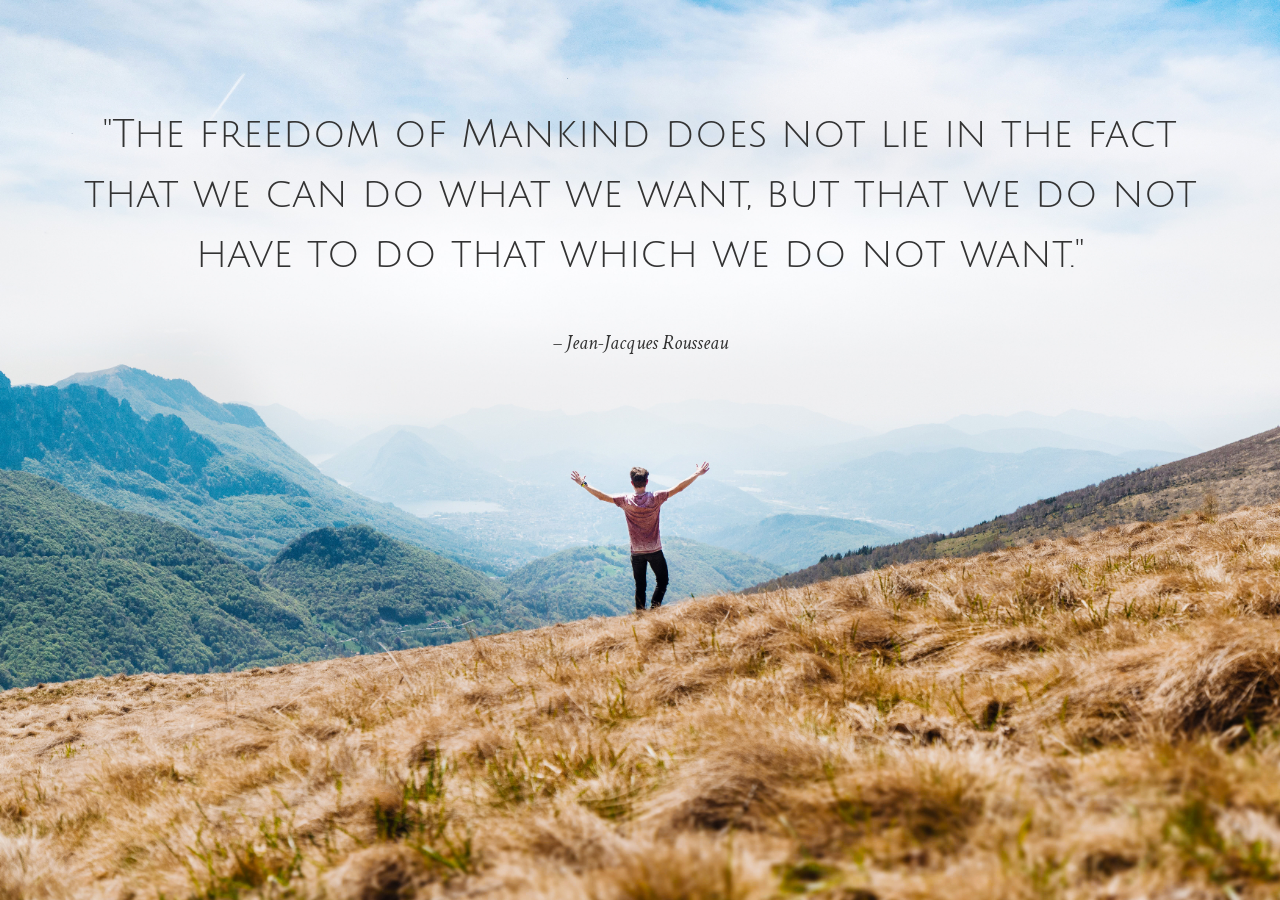
<file: index.html>
<!DOCTYPE html>
<html>
<head>
  <meta charset="utf-8">
  <meta name="viewport" content="width=device-width, initial-scale=1">
  <link rel="stylesheet" type="text/css" href="main.css">
  <link href="https://fonts.googleapis.com/css?family=Crimson+Text|Julius+Sans+One" rel="stylesheet">
    <title>Landscape</title>
</head>
<body>
  <div class="wrapper">
    <p class="quote">"The freedom of Mankind does not lie in the fact that we can do what we want, but that we do not have to do that which we do not want."</p>
    <p class="author"><small>– Jean-Jacques Rousseau</small></p>
  </div>
</body>
</html>
</file>
<file: main.css>
html,
body {
  margin: 0;
  padding: 0;
  font-size: 100%;
  line-height: 1.5;
}

body {
  width: 100%;
  height: 100vh;
  background: url('assets/freedom.jpg') no-repeat center;
  background-size: cover;
  color: #333;
}

.wrapper {
  padding-top: 4rem;
  width: 90%;
  margin: 0 auto;
  text-align: center;
}

.quote {
  font-family: 'Julius Sans One', sans-serif;
  font-size: 2.5rem;
}

.author {
  font-family: 'Crimson Text', serif;
  font-size: 1.5rem;
  font-style: italic;
}
</file>
